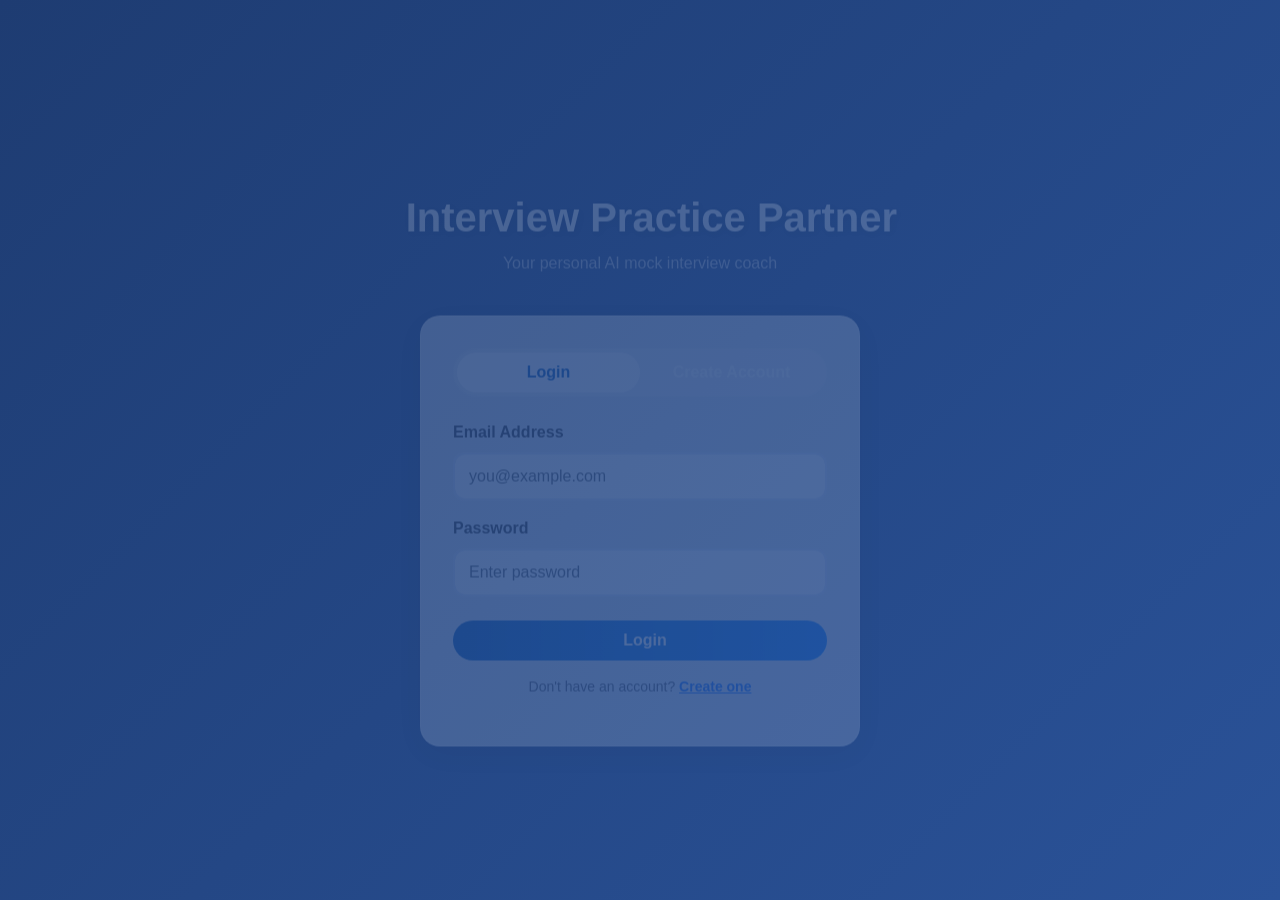
<file: index.html>
<!DOCTYPE html>
<html>
<head>
    <meta http-equiv="refresh" content="0; url=frontend/index.html" />
    <title>Interview Practice Partner</title>
</head>
<body>
    <p>Redirecting to the application...</p>
</body>
</html>
</file>
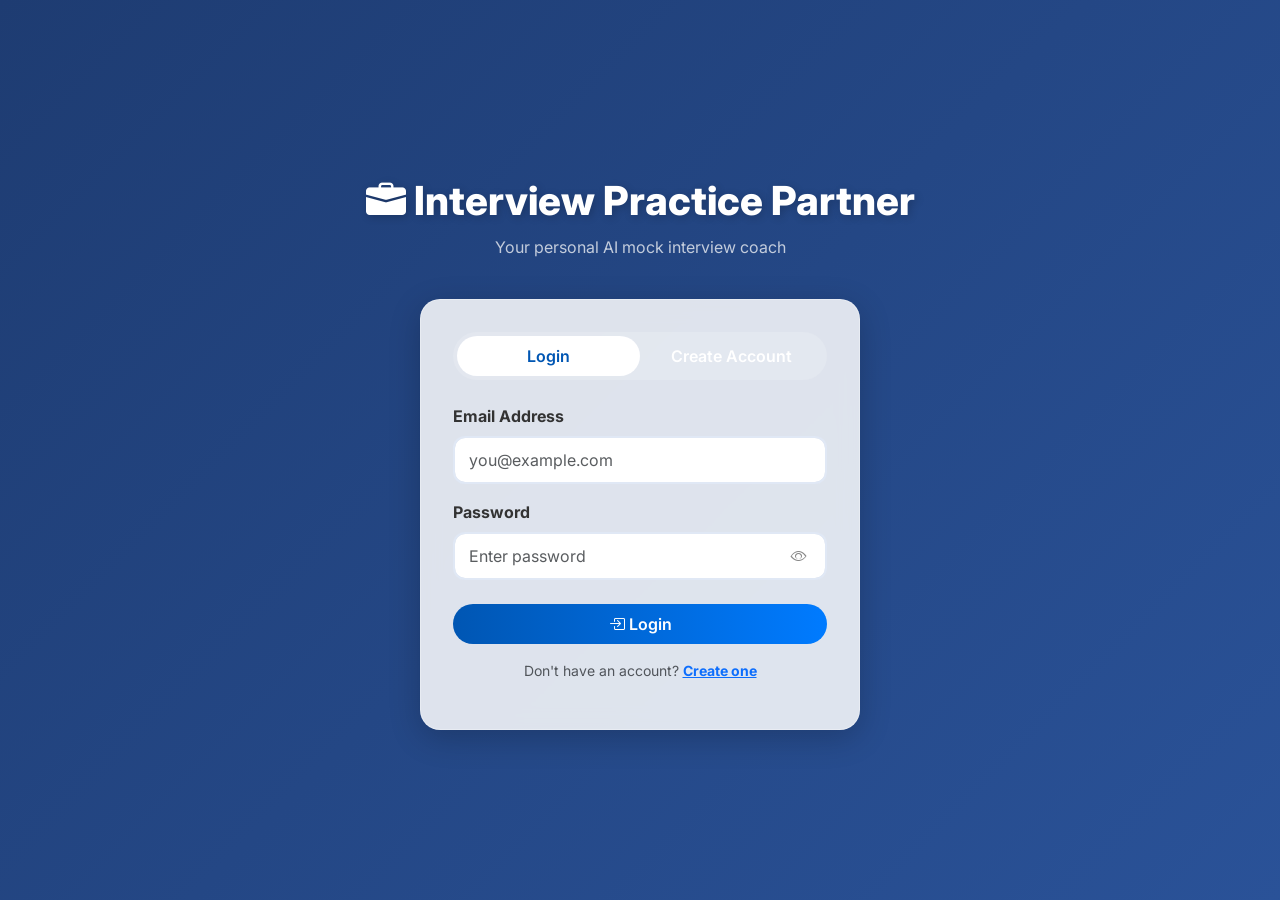
<file: frontend/index.html>
<!DOCTYPE html>
<html lang="en">
<head>
    <meta charset="UTF-8">
    <meta name="viewport" content="width=device-width, initial-scale=1.0">
    <meta name="description" content="Practice realistic AI-powered interviews with instant feedback.">
    <title>Interview Practice Partner</title>
    <link href="https://fonts.googleapis.com/css2?family=Inter:wght@400;600;800&display=swap" rel="stylesheet">
    <link href="https://cdn.jsdelivr.net/npm/bootstrap@5.3.0/dist/css/bootstrap.min.css" rel="stylesheet">
    <link rel="stylesheet" href="https://cdn.jsdelivr.net/npm/bootstrap-icons@1.11.0/font/bootstrap-icons.css">
    <link rel="stylesheet" href="style.css">
    <style>
        .nav-top { background: rgba(255,255,255,0.12); backdrop-filter: blur(10px); padding: 0.75rem 2rem; display: flex; align-items: center; justify-content: space-between; border-bottom: 1px solid rgba(255,255,255,0.15); }
        .nav-top a { color: white; text-decoration: none; font-weight: 600; opacity: 0.85; transition: opacity 0.2s; }
        .nav-top a:hover { opacity: 1; }
        .user-chip { background: rgba(255,255,255,0.2); border-radius: 50px; padding: 4px 16px; color: white; font-weight: 600; display: flex; align-items: center; gap: 8px; }
        .stat-card { background: rgba(255,255,255,0.15); border-radius: 16px; padding: 1.25rem 2rem; text-align: center; color: white; border: 1px solid rgba(255,255,255,0.2); }
        .stat-card .num { font-size: 2rem; font-weight: 800; }
        .stat-card .lbl { font-size: 0.85rem; opacity: 0.8; }
    </style>
</head>
<body>

    <nav class="nav-top">
        <span class="fw-bold fs-5 text-white"><i class="bi bi-briefcase-fill me-2"></i>Interview Practice Partner</span>
        <div class="d-flex align-items-center gap-3">
            <a href="history.html"><i class="bi bi-clock-history me-1"></i>My History</a>
            <div class="user-chip"><i class="bi bi-person-circle"></i><span id="navUsername">...</span></div>
            <button class="btn btn-sm btn-secondary-custom" onclick="logout()"><i class="bi bi-box-arrow-right me-1"></i>Logout</button>
        </div>
    </nav>

    <div class="container d-flex flex-column justify-content-center align-items-center flex-grow-1 text-center fade-in py-5">
        <h1 class="hero-title">Welcome back, <span id="heroName">...</span>!</h1>
        <p class="hero-subtitle">Your personal AI-powered mock interview coach. Ready when you are.</p>

        <!-- Stats Row -->
        <div class="d-flex gap-3 mb-4 flex-wrap justify-content-center" id="statsRow">
            <div class="stat-card"><div class="num" id="statTotal">—</div><div class="lbl">Interviews Done</div></div>
            <div class="stat-card"><div class="num" id="statAvg">—</div><div class="lbl">Average Score</div></div>
            <div class="stat-card"><div class="num" id="statBest">—</div><div class="lbl">Best Score</div></div>
        </div>

        <div class="glass-card mt-2 p-5">
            <h3 class="mb-4">Ready for your next interview?</h3>
            <div class="d-flex gap-3 justify-content-center flex-wrap">
                <a href="setup.html" class="btn btn-primary-custom btn-lg shadow-sm"><i class="bi bi-play-circle me-1"></i>Start New Interview</a>
                <a href="history.html" class="btn btn-secondary-custom btn-lg shadow-sm"><i class="bi bi-clock-history me-1"></i>View My History</a>
            </div>
        </div>
    </div>

    <script src="https://cdn.jsdelivr.net/npm/bootstrap@5.3.0/dist/js/bootstrap.bundle.min.js"></script>
    <script>
        const API_BASE_URL = window.location.hostname === 'localhost' || window.location.hostname === '127.0.0.1'
            ? 'http://localhost:5000'
            : 'https://interview-practice-partner-uz4r.onrender.com';

        // Auth guard
        const userId   = localStorage.getItem('ipp_user_id');
        const username = localStorage.getItem('ipp_username');

        if (!userId) {
            window.location.href = 'login.html';
        } else {
            document.getElementById('navUsername').innerText = username;
            document.getElementById('heroName').innerText    = username;
            loadStats();
        }

        async function loadStats() {
            try {
                const res  = await fetch(`${API_BASE_URL}/history?user_id=${userId}`);
                const data = await res.json();

                const scored = data.filter(d => d.overall_score != null);
                const total  = data.length;
                const avg    = scored.length ? Math.round(scored.reduce((s, d) => s + d.overall_score, 0) / scored.length) : '—';
                const best   = scored.length ? Math.max(...scored.map(d => d.overall_score)) : '—';

                document.getElementById('statTotal').innerText = total;
                document.getElementById('statAvg').innerText   = avg !== '—' ? avg + '/100' : '—';
                document.getElementById('statBest').innerText  = best !== '—' ? best + '/100' : '—';
            } catch (e) { /* backend not ready yet */ }
        }

        function logout() {
            localStorage.removeItem('ipp_user_id');
            localStorage.removeItem('ipp_username');
            localStorage.removeItem('ipp_email');
            window.location.href = 'login.html';
        }
    </script>
</body>
</html>
</file>
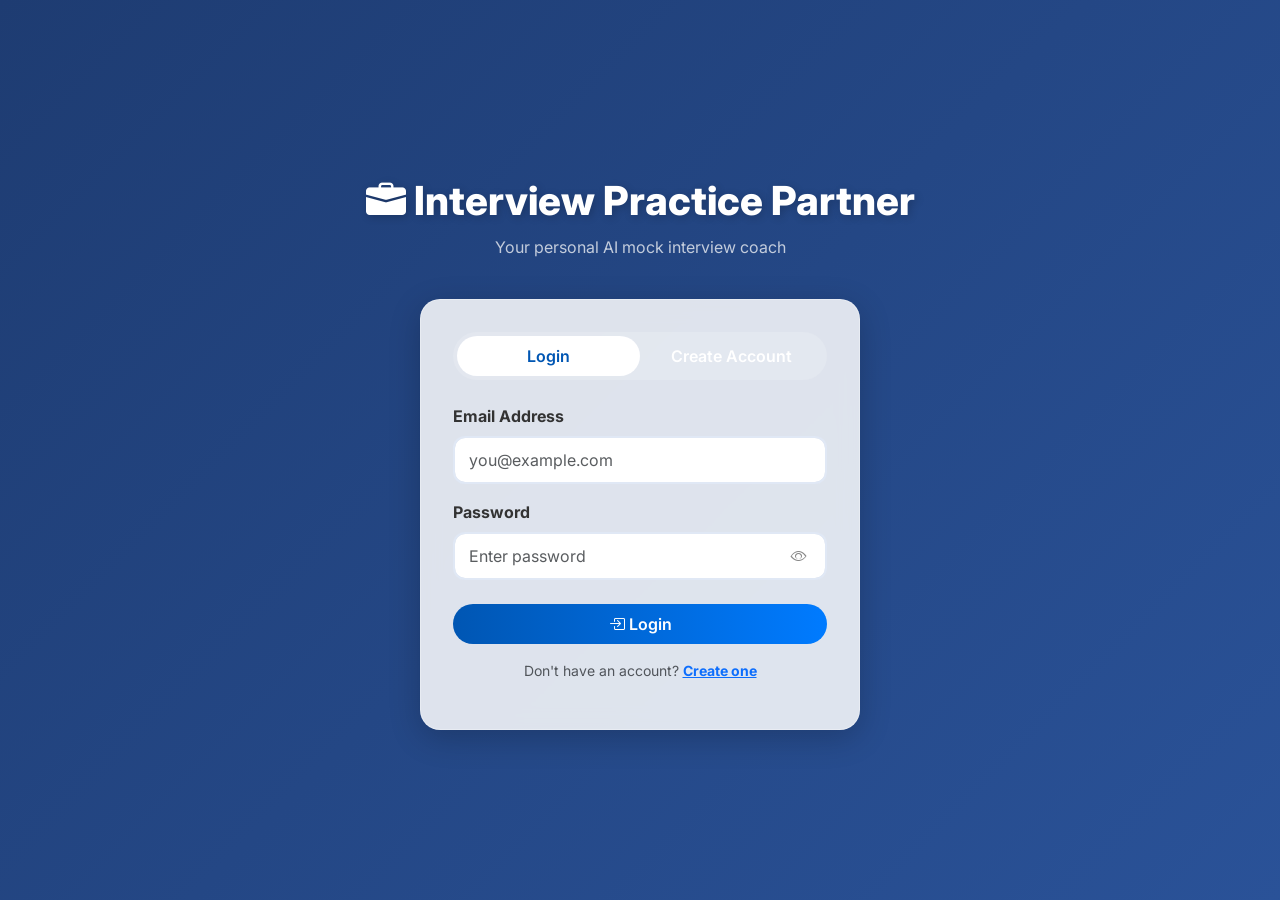
<file: frontend/interview.html>
<!DOCTYPE html>
<html lang="en">
<head>
    <meta charset="UTF-8">
    <meta name="viewport" content="width=device-width, initial-scale=1.0">
    <title>Interview - Interview Practice Partner</title>
    <link href="https://fonts.googleapis.com/css2?family=Inter:wght@400;600;800&display=swap" rel="stylesheet">
    <link href="https://cdn.jsdelivr.net/npm/bootstrap@5.3.0/dist/css/bootstrap.min.css" rel="stylesheet">
    <link rel="stylesheet" href="https://cdn.jsdelivr.net/npm/bootstrap-icons@1.10.5/font/bootstrap-icons.css">
    <link rel="stylesheet" href="style.css">
</head>
<body>
    <div class="container py-4 flex-grow-1 d-flex flex-column fade-in">

        <!-- Header Bar -->
        <div class="glass-card mb-4 p-3 d-flex justify-content-between align-items-center">
            <div>
                <h5 class="m-0 text-primary fw-bold" id="questionHeader">Question 1</h5>
            </div>
            <div class="d-flex gap-4 align-items-center">
                <div class="text-center">
                    <small class="text-muted d-block">Timer</small>
                    <span class="fw-bold fs-5" id="timerDisplay">00:00</span>
                </div>
                <div class="text-center">
                    <small class="text-muted d-block">Voice Mode</small>
                    <div class="form-check form-switch d-inline-block">
                        <input class="form-check-input" type="checkbox" id="voiceToggle" checked>
                    </div>
                </div>
            </div>
        </div>

        <!-- Main Interview Area -->
        <div class="row flex-grow-1 g-3 mb-3">

            <!-- Left: Video Panel -->
            <div class="col-lg-4 d-flex flex-column">
                <div class="glass-card video-panel flex-grow-1 p-3">
                    <div class="d-flex justify-content-between align-items-center mb-2">
                        <span class="fw-semibold text-primary"><i class="bi bi-camera-video-fill me-1"></i>You</span>
                        <span class="rec-indicator d-none" id="recIndicator">
                            <span class="rec-dot"></span> REC
                        </span>
                    </div>

                    <!-- Video Feed -->
                    <div class="video-wrapper" id="videoWrapper">
                        <video id="videoFeed" autoplay muted playsinline class="video-feed"></video>
                        <div class="camera-placeholder" id="cameraPlaceholder">
                            <i class="bi bi-camera-video-off-fill"></i>
                            <p>Camera off</p>
                        </div>
                        <!-- Recording duration overlay -->
                        <div class="rec-duration d-none" id="recDuration">0:00</div>
                    </div>

                    <!-- Recording Status -->
                    <div class="transcript-status mt-2 d-none" id="transcriptStatus">
                        <i class="bi bi-soundwave text-danger me-1"></i>
                        <small class="text-muted fst-italic" id="interimText">Listening…</small>
                    </div>

                    <!-- Camera Permission Warning -->
                    <div class="camera-warning d-none mt-2" id="cameraWarning">
                        <i class="bi bi-exclamation-triangle-fill text-warning me-1"></i>
                        <small class="text-muted">Camera access denied. Use text input below.</small>
                    </div>

                    <!-- Controls -->
                    <div class="d-flex flex-column gap-2 mt-3">
                        <button class="btn btn-record w-100 d-none" id="startRecordBtn">
                            <i class="bi bi-mic-fill me-2"></i>Record Answer
                        </button>
                        <button class="btn btn-stop-record w-100 d-none" id="stopRecordBtn">
                            <i class="bi bi-stop-circle-fill me-2"></i>Stop Recording
                        </button>
                        <button class="btn btn-sm btn-outline-secondary w-100 d-none" id="playbackBtn">
                            <i class="bi bi-play-circle me-1"></i>Review Recording
                        </button>
                        <div class="speech-unsupported d-none" id="speechUnsupported">
                            <small class="text-muted"><i class="bi bi-info-circle me-1"></i>Voice transcription requires Chrome or Edge.</small>
                        </div>
                    </div>
                </div>
            </div>

            <!-- Right: Chat Area -->
            <div class="col-lg-8 d-flex flex-column">
                <div class="glass-card flex-grow-1 d-flex flex-column p-4" id="chatArea">
                    <div class="chat-container flex-grow-1" id="chatContainer">
                        <div class="text-center text-muted mt-5" id="loadingIndicator">
                            <div class="spinner-border text-primary" role="status"></div>
                            <p class="mt-2">Connecting to AI Interviewer...</p>
                        </div>
                    </div>
                </div>
            </div>
        </div>

        <!-- Answer Input Bar -->
        <div class="glass-card p-3">
            <div class="row align-items-center">
                <div class="col-md-9 mb-3 mb-md-0">
                    <textarea class="form-control answer-textarea" id="answerInput" rows="3"
                        placeholder="Your transcribed answer will appear here… or type directly."></textarea>
                </div>
                <div class="col-md-3 d-flex flex-column align-items-center justify-content-center gap-2">
                    <button class="btn btn-primary-custom w-100" id="submitAnswerBtn" disabled>
                        <i class="bi bi-send-fill me-1"></i>Submit Answer
                    </button>
                    <button class="btn btn-secondary-custom w-100 mt-2 d-none" id="finishInterviewBtn">
                        <i class="bi bi-flag-fill me-1"></i>Finish Interview
                    </button>
                </div>
            </div>
        </div>

    </div>

    <!-- Playback Modal -->
    <div class="modal fade" id="playbackModal" tabindex="-1" aria-hidden="true">
        <div class="modal-dialog modal-dialog-centered">
            <div class="modal-content" style="background:rgba(15,23,42,0.95);border:1px solid rgba(255,255,255,0.15);border-radius:20px;">
                <div class="modal-header border-0">
                    <h5 class="modal-title text-white"><i class="bi bi-camera-video me-2"></i>Your Recording</h5>
                    <button type="button" class="btn-close btn-close-white" data-bs-dismiss="modal"></button>
                </div>
                <div class="modal-body text-center">
                    <video id="playbackVideo" controls class="w-100 rounded" style="max-height:60vh;"></video>
                </div>
                <div class="modal-footer border-0">
                    <button type="button" class="btn btn-secondary" data-bs-dismiss="modal">Close</button>
                    <a id="downloadRecordingBtn" class="btn btn-primary-custom" download="interview-recording.webm">
                        <i class="bi bi-download me-1"></i>Download
                    </a>
                </div>
            </div>
        </div>
    </div>

    <!-- Wake-up overlay for Render cold start -->
    <div id="wakeupOverlay" style="
        display:none;
        position:fixed;top:0;left:0;width:100%;height:100%;
        background:rgba(15,23,42,0.95);
        z-index:9999;
        flex-direction:column;
        align-items:center;
        justify-content:center;
        color:#fff;
        font-family:'Inter',sans-serif;
        text-align:center;
        padding:2rem;
    ">
        <div style="font-size:3rem;margin-bottom:1rem;">☕</div>
        <h3 style="font-weight:800;margin-bottom:0.5rem;">Waking Up the Server...</h3>
        <p style="color:#94a3b8;max-width:400px;margin-bottom:1.5rem;">Our free server goes to sleep when idle. Please wait a moment while it wakes up — this only happens once!</p>
        <div class="spinner-border text-primary mb-3" role="status" style="width:3rem;height:3rem;"></div>
        <p id="wakeupCountdown" style="color:#64748b;font-size:0.9rem;">This may take up to 60 seconds...</p>
    </div>

    <script src="https://cdn.jsdelivr.net/npm/bootstrap@5.3.0/dist/js/bootstrap.bundle.min.js"></script>
    <script src="script.js"></script>
</body>
</html>
</file>
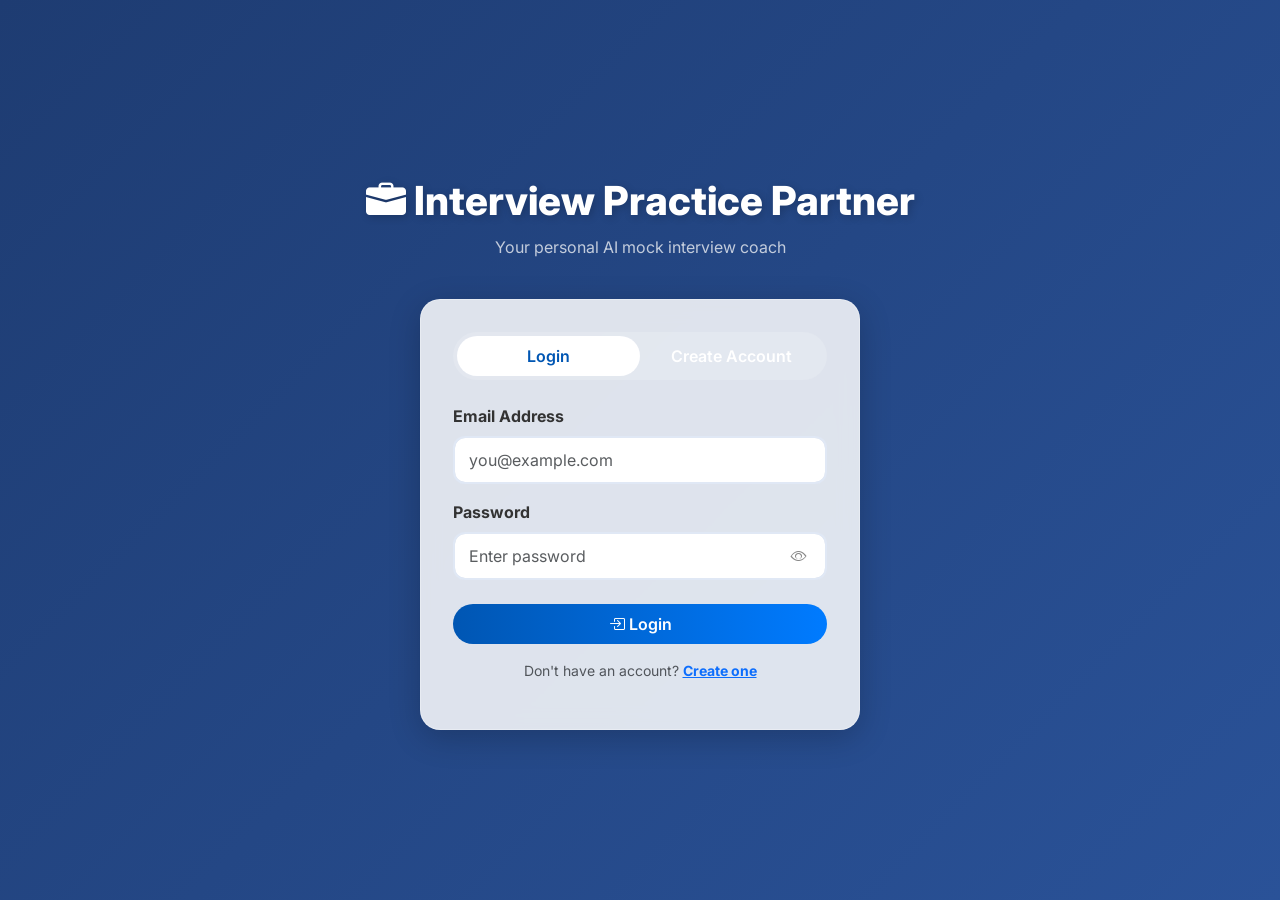
<file: frontend/login.html>
<!DOCTYPE html>
<html lang="en">
<head>
    <meta charset="UTF-8">
    <meta name="viewport" content="width=device-width, initial-scale=1.0">
    <title>Login - Interview Practice Partner</title>
    <meta name="description" content="Login or create your account to access your personalized interview practice dashboard.">
    <link href="https://fonts.googleapis.com/css2?family=Inter:wght@400;600;800&display=swap" rel="stylesheet">
    <link href="https://cdn.jsdelivr.net/npm/bootstrap@5.3.0/dist/css/bootstrap.min.css" rel="stylesheet">
    <link rel="stylesheet" href="https://cdn.jsdelivr.net/npm/bootstrap-icons@1.11.0/font/bootstrap-icons.css">
    <link rel="stylesheet" href="style.css">
    <style>
        .auth-card { max-width: 440px; width: 100%; }
        .tab-toggle { display: flex; background: rgba(255,255,255,0.15); border-radius: 50px; padding: 4px; margin-bottom: 1.5rem; }
        .tab-btn { flex: 1; padding: 8px; border: none; background: transparent; color: white; border-radius: 50px; font-weight: 600; transition: all 0.3s; cursor: pointer; }
        .tab-btn.active { background: white; color: #0056b3; }
        .auth-card .form-control, .auth-card .form-select { border-radius: 12px; border: 2px solid #e0e8f5; padding: 10px 14px; transition: border-color 0.2s; }
        .auth-card .form-control:focus { border-color: #007bff; box-shadow: 0 0 0 3px rgba(0,123,255,0.1); }
        .brand-logo { font-size: 2.5rem; font-weight: 800; color: white; text-shadow: 2px 2px 8px rgba(0,0,0,0.2); }
        .error-msg { background: #fff0f0; color: #c0392b; border-radius: 10px; padding: 10px 14px; font-size: 0.9rem; display: none; margin-bottom: 1rem; }
        .success-msg { background: #f0fff4; color: #27ae60; border-radius: 10px; padding: 10px 14px; font-size: 0.9rem; display: none; margin-bottom: 1rem; }
        .password-wrapper { position: relative; }
        .toggle-pw { position: absolute; right: 14px; top: 50%; transform: translateY(-50%); cursor: pointer; color: #888; background: none; border: none; }
    </style>
</head>
<body>
<div class="container d-flex flex-column align-items-center justify-content-center flex-grow-1 py-5 fade-in">

    <div class="mb-4 text-center">
        <div class="brand-logo"><i class="bi bi-briefcase-fill me-2"></i>Interview Practice Partner</div>
        <p class="text-light opacity-75 mt-1">Your personal AI mock interview coach</p>
    </div>

    <div class="auth-card glass-card">

        <!-- Tab Toggle -->
        <div class="tab-toggle" id="tabToggle">
            <button class="tab-btn active" id="loginTab" onclick="switchTab('login')">Login</button>
            <button class="tab-btn" id="registerTab" onclick="switchTab('register')">Create Account</button>
        </div>

        <!-- Error / Success -->
        <div class="error-msg" id="errorMsg"><i class="bi bi-exclamation-circle me-1"></i><span id="errorText"></span></div>
        <div class="success-msg" id="successMsg"><i class="bi bi-check-circle me-1"></i><span id="successText"></span></div>

        <!-- LOGIN FORM -->
        <form id="loginForm">
            <div class="mb-3">
                <label class="form-label fw-bold">Email Address</label>
                <input type="email" class="form-control" id="loginEmail" placeholder="you@example.com" required autocomplete="email">
            </div>
            <div class="mb-4">
                <label class="form-label fw-bold">Password</label>
                <div class="password-wrapper">
                    <input type="password" class="form-control" id="loginPassword" placeholder="Enter password" required>
                    <button type="button" class="toggle-pw" onclick="togglePw('loginPassword', this)"><i class="bi bi-eye"></i></button>
                </div>
            </div>
            <button type="submit" class="btn btn-primary-custom w-100 py-2 fs-6" id="loginBtn">
                <i class="bi bi-box-arrow-in-right me-1"></i>Login
            </button>
            <p class="text-center mt-3 text-muted small">Don't have an account? <a href="#" onclick="switchTab('register')" class="text-primary fw-bold">Create one</a></p>
        </form>

        <!-- REGISTER FORM -->
        <form id="registerForm" class="d-none">
            <div class="mb-3">
                <label class="form-label fw-bold">Full Name</label>
                <input type="text" class="form-control" id="regName" placeholder="e.g. Priyanka" required autocomplete="name">
            </div>
            <div class="mb-3">
                <label class="form-label fw-bold">Email Address</label>
                <input type="email" class="form-control" id="regEmail" placeholder="you@example.com" required autocomplete="email">
            </div>
            <div class="mb-4">
                <label class="form-label fw-bold">Password <span class="text-muted fw-normal small">(min. 6 characters)</span></label>
                <div class="password-wrapper">
                    <input type="password" class="form-control" id="regPassword" placeholder="Create a password" required minlength="6">
                    <button type="button" class="toggle-pw" onclick="togglePw('regPassword', this)"><i class="bi bi-eye"></i></button>
                </div>
            </div>
            <button type="submit" class="btn btn-primary-custom w-100 py-2 fs-6" id="registerBtn">
                <i class="bi bi-person-plus me-1"></i>Create Account
            </button>
            <p class="text-center mt-3 text-muted small">Already have an account? <a href="#" onclick="switchTab('login')" class="text-primary fw-bold">Login</a></p>
        </form>
    </div>
</div>

<script src="https://cdn.jsdelivr.net/npm/bootstrap@5.3.0/dist/js/bootstrap.bundle.min.js"></script>
<script>
    const API_BASE_URL = window.location.hostname === 'localhost' || window.location.hostname === '127.0.0.1'
        ? 'http://localhost:5000'
        : 'https://interview-practice-partner-uz4r.onrender.com';

    // If already logged in, redirect
    if (localStorage.getItem('ipp_user_id')) {
        window.location.href = 'index.html';
    }

    function switchTab(tab) {
        const loginForm    = document.getElementById('loginForm');
        const registerForm = document.getElementById('registerForm');
        const loginTab     = document.getElementById('loginTab');
        const registerTab  = document.getElementById('registerTab');
        hideMessages();

        if (tab === 'login') {
            loginForm.classList.remove('d-none');
            registerForm.classList.add('d-none');
            loginTab.classList.add('active');
            registerTab.classList.remove('active');
        } else {
            loginForm.classList.add('d-none');
            registerForm.classList.remove('d-none');
            loginTab.classList.remove('active');
            registerTab.classList.add('active');
        }
    }

    function showError(msg) {
        document.getElementById('errorText').innerText = msg;
        document.getElementById('errorMsg').style.display = 'block';
        document.getElementById('successMsg').style.display = 'none';
    }

    function showSuccess(msg) {
        document.getElementById('successText').innerText = msg;
        document.getElementById('successMsg').style.display = 'block';
        document.getElementById('errorMsg').style.display = 'none';
    }

    function hideMessages() {
        document.getElementById('errorMsg').style.display   = 'none';
        document.getElementById('successMsg').style.display = 'none';
    }

    function togglePw(inputId, btn) {
        const input = document.getElementById(inputId);
        if (input.type === 'password') {
            input.type = 'text';
            btn.innerHTML = '<i class="bi bi-eye-slash"></i>';
        } else {
            input.type = 'password';
            btn.innerHTML = '<i class="bi bi-eye"></i>';
        }
    }

    function saveUserAndRedirect(user) {
        localStorage.setItem('ipp_user_id',   user.user_id);
        localStorage.setItem('ipp_username',  user.username);
        localStorage.setItem('ipp_email',     user.email);
        window.location.href = 'index.html';
    }

    // LOGIN
    document.getElementById('loginForm').addEventListener('submit', async (e) => {
        e.preventDefault();
        hideMessages();
        const btn = document.getElementById('loginBtn');
        btn.disabled = true;
        btn.innerHTML = '<span class="spinner-border spinner-border-sm"></span> Logging in...';

        try {
            const res = await fetch(`${API_BASE_URL}/login`, {
                method: 'POST',
                headers: { 'Content-Type': 'application/json' },
                body: JSON.stringify({
                    email:    document.getElementById('loginEmail').value,
                    password: document.getElementById('loginPassword').value
                })
            });
            const data = await res.json();
            if (data.error) { showError(data.error); }
            else { saveUserAndRedirect(data); }
        } catch (err) {
            showError('Cannot connect to server. Make sure the backend is running.');
        } finally {
            btn.disabled = false;
            btn.innerHTML = '<i class="bi bi-box-arrow-in-right me-1"></i>Login';
        }
    });

    // REGISTER
    document.getElementById('registerForm').addEventListener('submit', async (e) => {
        e.preventDefault();
        hideMessages();
        const btn = document.getElementById('registerBtn');
        btn.disabled = true;
        btn.innerHTML = '<span class="spinner-border spinner-border-sm"></span> Creating account...';

        try {
            const res = await fetch(`${API_BASE_URL}/register`, {
                method: 'POST',
                headers: { 'Content-Type': 'application/json' },
                body: JSON.stringify({
                    username: document.getElementById('regName').value,
                    email:    document.getElementById('regEmail').value,
                    password: document.getElementById('regPassword').value
                })
            });
            const data = await res.json();
            if (data.error) { showError(data.error); }
            else {
                showSuccess('Account created! Logging you in...');
                setTimeout(() => saveUserAndRedirect(data), 800);
            }
        } catch (err) {
            showError('Cannot connect to server. Make sure the backend is running.');
        } finally {
            btn.disabled = false;
            btn.innerHTML = '<i class="bi bi-person-plus me-1"></i>Create Account';
        }
    });
</script>
</body>
</html>
</file>
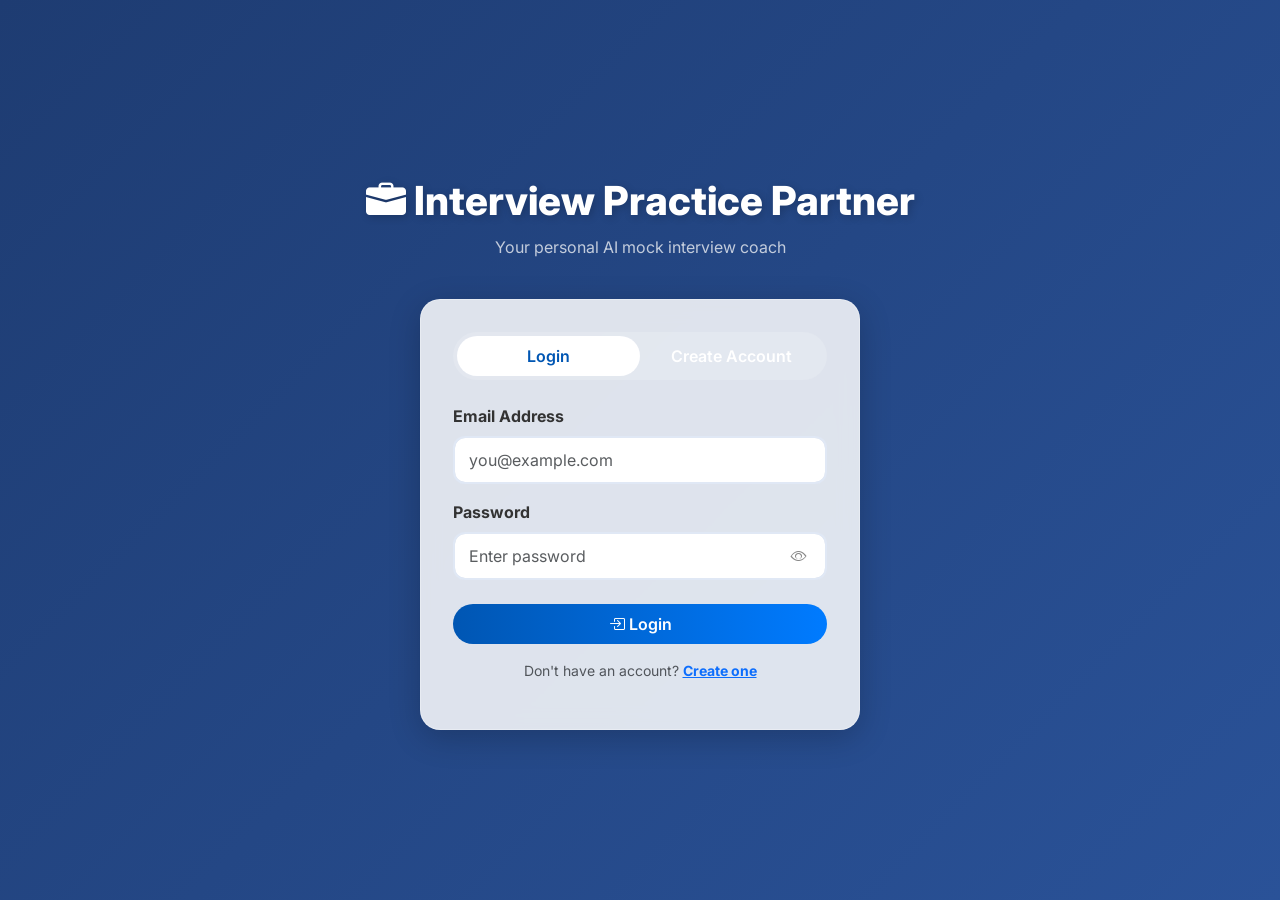
<file: frontend/setup.html>
<!DOCTYPE html>
<html lang="en">
<head>
    <meta charset="UTF-8">
    <meta name="viewport" content="width=device-width, initial-scale=1.0">
    <title>Setup Interview - Interview Practice Partner</title>
    <link href="https://fonts.googleapis.com/css2?family=Inter:wght@400;600;800&display=swap" rel="stylesheet">
    <link href="https://cdn.jsdelivr.net/npm/bootstrap@5.3.0/dist/css/bootstrap.min.css" rel="stylesheet">
    <link rel="stylesheet" href="style.css">
</head>
<body>
    <div class="container d-flex flex-column justify-content-center align-items-center flex-grow-1 fade-in py-5">
        <div class="glass-card w-100" style="max-width: 600px; position: relative; overflow: hidden;">
            <h2 class="text-center mb-4 text-primary fw-bold">Interview Setup</h2>
            
            <form id="setupForm" enctype="multipart/form-data">
                
                <!-- STEP 1: Basic Details -->
                <div id="step1">
                    <h5 class="mb-3 text-secondary">Step 1: Role & Experience</h5>
                    <div class="mb-3">
                        <label for="candidateName" class="form-label fw-bold">Candidate Name</label>
                        <input type="text" class="form-control" id="candidateName" required placeholder="e.g. Priyanka">
                    </div>
                    
                    <div class="mb-3">
                        <label for="role" class="form-label fw-bold">Job Role</label>
                    <select class="form-select" id="role" required>
                        <option value="Software Engineer">Software Engineer</option>
                        <option value="Frontend Developer">Frontend Developer</option>
                        <option value="Backend Developer">Backend Developer</option>
                        <option value="Full Stack Developer">Full Stack Developer</option>
                        <option value="Data Analyst">Data Analyst</option>
                        <option value="Data Scientist">Data Scientist</option>
                        <option value="AI/ML Engineer">AI/ML Engineer</option>
                        <option value="DevOps Engineer">DevOps Engineer</option>
                        <option value="Product Manager">Product Manager</option>
                        <option value="UI/UX Designer">UI/UX Designer</option>
                        <option value="Business Analyst">Business Analyst</option>
                        <option value="Sales Executive">Sales Executive</option>
                        <option value="Marketing Executive">Marketing Executive</option>
                        <option value="HR">HR</option>
                        <option value="Customer Support">Customer Support</option>
                        <option value="Retail Associate">Retail Associate</option>
                        <option value="Finance Analyst">Finance Analyst</option>
                        <option value="Others">Others (Custom Role)</option>
                    </select>
                    <div id="customRoleWrapper" class="mt-2 d-none">
                        <input type="text" class="form-control" id="customRole" placeholder="Type your job role (e.g. Embedded Systems Engineer)">
                    </div>
                    </div>
                    
                    <div class="row mb-3">
                        <div class="col-md-6">
                            <label for="experienceLevel" class="form-label fw-bold">Experience Level</label>
                            <select class="form-select" id="experienceLevel" required>
                                <option value="Fresher">Fresher</option>
                                <option value="1-3 Years">1-3 Years</option>
                                <option value="Senior">Senior</option>
                            </select>
                        </div>
                        <div class="col-md-6 mt-3 mt-md-0">
                            <label for="difficulty" class="form-label fw-bold">Difficulty</label>
                            <select class="form-select" id="difficulty" required>
                                <option value="Easy">Easy</option>
                                <option value="Medium" selected>Medium</option>
                                <option value="Hard">Hard</option>
                            </select>
                        </div>
                    </div>

                    <div class="mb-4">
                        <label for="interviewType" class="form-label fw-bold">Interview Type</label>
                        <select class="form-select" id="interviewType" required>
                            <option value="Technical">Technical</option>
                            <option value="HR">HR</option>
                            <option value="Behavioral">Behavioral</option>
                            <option value="Mixed">Mixed</option>
                        </select>
                    </div>

                    <button type="button" class="btn btn-primary-custom w-100 py-2 fs-5" id="nextToStep2Btn">Next: Add Resume</button>
                </div>

                <!-- STEP 2: Resume / Skills -->
                <div id="step2" class="d-none">
                    <h5 class="mb-3 text-secondary">Step 2: Resume & Match Score</h5>
                    <p class="small text-muted">Upload your resume (PDF) OR paste your skills below so the AI can evaluate your fit and tailor the interview.</p>
                    
                    <div class="mb-3">
                        <label for="resumeFile" class="form-label fw-bold">Upload Resume (PDF)</label>
                        <input class="form-control" type="file" id="resumeFile" accept=".pdf">
                    </div>
                    
                    <div class="text-center my-2 text-muted fw-bold">OR</div>
                    
                    <div class="mb-4">
                        <label for="skillsText" class="form-label fw-bold">Paste Skills / Resume Text</label>
                        <textarea class="form-control" id="skillsText" rows="4" placeholder="Type your core skills, experience, or copy-paste your resume text here..."></textarea>
                    </div>

                    <div class="d-flex gap-2">
                        <button type="button" class="btn btn-secondary-custom w-50 py-2" id="backToStep1Btn">Back</button>
                        <button type="button" class="btn btn-primary-custom w-50 py-2" id="evaluateBtn">Check Fit & Continue</button>
                    </div>
                </div>

                <!-- STEP 3: ATS Score Result -->
                <div id="step3" class="d-none text-center">
                    <h5 class="mb-3 text-secondary">Step 3: Evaluation Complete</h5>
                    
                    <div class="mb-4 p-4 rounded bg-light border border-2 border-primary">
                        <h4 class="text-primary mb-1">Resume Match Score</h4>
                        <div class="display-3 fw-bold" id="matchScoreDisplay">0/100</div>
                        <p class="mt-3 text-dark" id="matchAnalysisDisplay">Analyzing...</p>
                    </div>

                    <div class="d-flex gap-2">
                        <button type="button" class="btn btn-secondary-custom w-50 py-2" id="backToStep2Btn">Edit Resume</button>
                        <button type="submit" class="btn btn-primary-custom w-50 py-2" id="startBtn">Start Interview</button>
                    </div>
                </div>

            </form>
        </div>
    </div>
    
    <script src="script.js"></script>
</body>
</html>
</file>
<file: frontend/style.css>
:root {
  --primary-blue: #0056b3;
  --light-blue: #e3f2fd;
  --dark-bg: #f8f9fa;
  --glass-bg: rgba(255, 255, 255, 0.85);
}

body {
  font-family: 'Inter', 'Segoe UI', Tahoma, Geneva, Verdana, sans-serif;
  background: linear-gradient(135deg, #1e3c72 0%, #2a5298 100%);
  color: #333;
  min-height: 100vh;
  margin: 0;
  display: flex;
  flex-direction: column;
}

/* Glassmorphism Cards */
.glass-card {
  background: var(--glass-bg);
  backdrop-filter: blur(10px);
  -webkit-backdrop-filter: blur(10px);
  border-radius: 20px;
  border: 1px solid rgba(255, 255, 255, 0.3);
  box-shadow: 0 8px 32px 0 rgba(0, 0, 0, 0.2);
  padding: 2rem;
  transition: transform 0.3s ease, box-shadow 0.3s ease;
}

.glass-card:hover {
  transform: translateY(-5px);
  box-shadow: 0 12px 40px 0 rgba(0, 0, 0, 0.25);
}

/* Buttons */
.btn-primary-custom {
  background: linear-gradient(90deg, #0056b3, #007bff);
  border: none;
  border-radius: 50px;
  padding: 10px 25px;
  color: white;
  font-weight: 600;
  transition: all 0.3s ease;
}

.btn-primary-custom:hover {
  background: linear-gradient(90deg, #004494, #0056b3);
  transform: scale(1.05);
  box-shadow: 0 4px 15px rgba(0, 123, 255, 0.4);
}

.btn-secondary-custom {
  background: white;
  color: #0056b3;
  border: 2px solid #0056b3;
  border-radius: 50px;
  padding: 8px 23px;
  font-weight: 600;
  transition: all 0.3s ease;
}

.btn-secondary-custom:hover {
  background: #e3f2fd;
  transform: scale(1.05);
}

/* Animations */
@keyframes fadeIn {
  from { opacity: 0; transform: translateY(20px); }
  to { opacity: 1; transform: translateY(0); }
}

.fade-in {
  animation: fadeIn 0.8s ease forwards;
}

/* Specific elements */
.hero-title {
  font-size: 3.5rem;
  font-weight: 800;
  color: white;
  text-shadow: 2px 2px 4px rgba(0,0,0,0.3);
  margin-bottom: 1rem;
}

.hero-subtitle {
  font-size: 1.2rem;
  color: #e3f2fd;
  margin-bottom: 2rem;
}

.chat-bubble-ai {
  background: #e3f2fd;
  border-radius: 20px 20px 20px 0;
  padding: 15px;
  margin-bottom: 15px;
  max-width: 80%;
  animation: fadeIn 0.4s ease forwards;
}

.chat-bubble-user {
  background: #007bff;
  color: white;
  border-radius: 20px 20px 0 20px;
  padding: 15px;
  margin-bottom: 15px;
  max-width: 80%;
  align-self: flex-end;
  animation: fadeIn 0.4s ease forwards;
}

.chat-container {
  display: flex;
  flex-direction: column;
  max-height: 50vh;
  overflow-y: auto;
  padding-right: 10px;
}

/* Mic Button */
.mic-btn {
  width: 60px;
  height: 60px;
  border-radius: 50%;
  background: #dc3545;
  color: white;
  border: none;
  font-size: 1.5rem;
  display: flex;
  align-items: center;
  justify-content: center;
  box-shadow: 0 4px 15px rgba(220, 53, 69, 0.4);
  transition: all 0.3s ease;
}

.mic-btn.recording {
  animation: pulse 1.5s infinite;
  background: #c82333;
}

@keyframes pulse {
  0% { transform: scale(1); box-shadow: 0 0 0 0 rgba(220, 53, 69, 0.7); }
  70% { transform: scale(1.1); box-shadow: 0 0 0 15px rgba(220, 53, 69, 0); }
  100% { transform: scale(1); box-shadow: 0 0 0 0 rgba(220, 53, 69, 0); }
}

/* Stars */
.stars {
  color: #ffc107;
  font-size: 1.2rem;
}

/* =============================================
   VIDEO RECORDING PANEL
   ============================================= */

.video-panel {
  overflow: hidden;
  position: relative;
}

/* Wrapper keeps a consistent aspect ratio */
.video-wrapper {
  position: relative;
  width: 100%;
  aspect-ratio: 4 / 3;
  background: #0f172a;
  border-radius: 14px;
  overflow: hidden;
}

/* The actual <video> element — mirrored for selfie feel */
.video-feed {
  width: 100%;
  height: 100%;
  object-fit: cover;
  transform: scaleX(-1); /* mirror */
  border-radius: 14px;
  display: none; /* hidden until camera is active */
  transition: opacity 0.3s ease;
}

.video-feed.active {
  display: block;
}

/* Animated glowing border when recording */
.video-wrapper.recording-ring::after {
  content: '';
  position: absolute;
  inset: 0;
  border-radius: 14px;
  border: 3px solid #ef4444;
  box-shadow: 0 0 0 0 rgba(239, 68, 68, 0.7);
  animation: recordingPulse 1.4s infinite;
  pointer-events: none;
}

@keyframes recordingPulse {
  0%   { box-shadow: 0 0 0 0 rgba(239, 68, 68, 0.7); }
  70%  { box-shadow: 0 0 0 12px rgba(239, 68, 68, 0); }
  100% { box-shadow: 0 0 0 0 rgba(239, 68, 68, 0); }
}

/* Camera off placeholder */
.camera-placeholder {
  position: absolute;
  inset: 0;
  display: flex;
  flex-direction: column;
  align-items: center;
  justify-content: center;
  color: #475569;
  gap: 0.5rem;
}

.camera-placeholder i {
  font-size: 2.5rem;
}

.camera-placeholder p {
  margin: 0;
  font-size: 0.85rem;
  font-weight: 600;
}

.camera-placeholder.d-none {
  display: none !important;
}

/* Recording duration overlay (bottom-right of video) */
.rec-duration {
  position: absolute;
  bottom: 8px;
  right: 10px;
  background: rgba(0,0,0,0.65);
  color: #fff;
  font-size: 0.78rem;
  font-weight: 700;
  padding: 2px 8px;
  border-radius: 20px;
  letter-spacing: 0.05em;
}

/* REC Indicator badge */
.rec-indicator {
  display: inline-flex;
  align-items: center;
  gap: 6px;
  background: rgba(239, 68, 68, 0.12);
  color: #ef4444;
  font-size: 0.75rem;
  font-weight: 700;
  letter-spacing: 0.08em;
  padding: 3px 10px;
  border-radius: 20px;
  border: 1px solid rgba(239, 68, 68, 0.4);
}

.rec-dot {
  width: 8px;
  height: 8px;
  border-radius: 50%;
  background: #ef4444;
  animation: recBlink 1s step-start infinite;
  display: inline-block;
}

@keyframes recBlink {
  0%, 100% { opacity: 1; }
  50%       { opacity: 0; }
}

/* Live transcript status bar */
.transcript-status {
  background: rgba(59, 130, 246, 0.07);
  border: 1px solid rgba(59, 130, 246, 0.2);
  border-radius: 10px;
  padding: 6px 10px;
  font-size: 0.82rem;
  min-height: 36px;
  max-height: 80px;
  overflow-y: auto;
}

/* Record button */
.btn-record {
  background: linear-gradient(135deg, #ef4444, #dc2626);
  border: none;
  color: #fff;
  font-weight: 700;
  border-radius: 50px;
  padding: 10px 0;
  font-size: 0.95rem;
  transition: all 0.3s ease;
  box-shadow: 0 4px 15px rgba(239, 68, 68, 0.35);
}

.btn-record:hover {
  background: linear-gradient(135deg, #dc2626, #b91c1c);
  transform: scale(1.04);
  box-shadow: 0 6px 20px rgba(239, 68, 68, 0.5);
  color: #fff;
}

/* Stop button */
.btn-stop-record {
  background: linear-gradient(135deg, #f97316, #ea580c);
  border: none;
  color: #fff;
  font-weight: 700;
  border-radius: 50px;
  padding: 10px 0;
  font-size: 0.95rem;
  transition: all 0.3s ease;
  box-shadow: 0 4px 15px rgba(249, 115, 22, 0.35);
}

.btn-stop-record:hover {
  transform: scale(1.04);
  box-shadow: 0 6px 20px rgba(249, 115, 22, 0.5);
  color: #fff;
}

/* Answer textarea — styled to look premium */
.answer-textarea {
  border-radius: 14px;
  border: 1.5px solid rgba(0, 86, 179, 0.25);
  background: rgba(255, 255, 255, 0.9);
  font-family: 'Inter', sans-serif;
  font-size: 0.95rem;
  transition: border-color 0.25s, box-shadow 0.25s;
  resize: none;
}

.answer-textarea:focus {
  border-color: #0056b3;
  box-shadow: 0 0 0 3px rgba(0, 86, 179, 0.15);
  outline: none;
}

/* Italic styling when interim transcript fills the box */
.answer-textarea.interim {
  font-style: italic;
  color: #64748b;
}

/* Camera warning */
.camera-warning {
  background: rgba(234, 179, 8, 0.1);
  border: 1px solid rgba(234, 179, 8, 0.3);
  border-radius: 10px;
  padding: 6px 10px;
  font-size: 0.82rem;
}

/* Speech unsupported notice */
.speech-unsupported {
  background: rgba(100, 116, 139, 0.1);
  border: 1px solid rgba(100, 116, 139, 0.25);
  border-radius: 10px;
  padding: 6px 10px;
  text-align: center;
}
</file>
